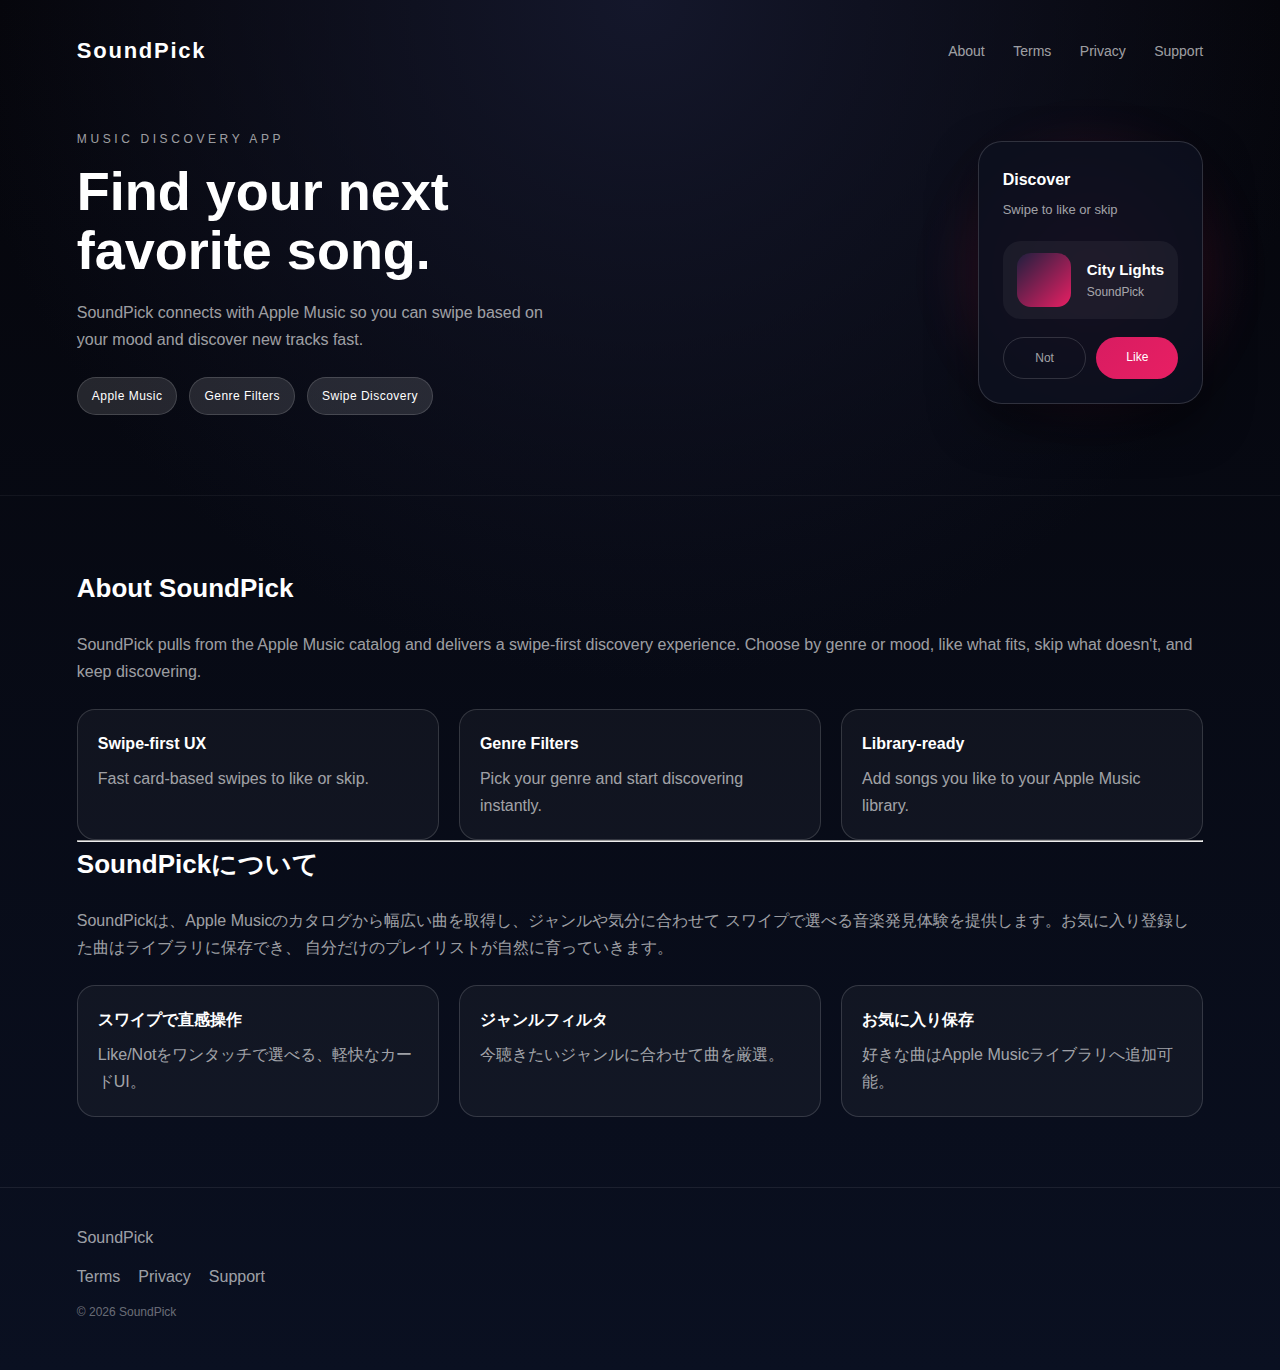
<file: index.html>
<!doctype html>
<html lang="en">
  <head>
    <meta charset="utf-8" />
    <meta name="viewport" content="width=device-width, initial-scale=1" />
    <title>SoundPick | Music Discovery</title>
    <meta
      name="description"
      content="SoundPick is a music discovery app that helps you find your next favorite song by swiping."
    />
    <link rel="stylesheet" href="styles.css" />
  </head>
  <body>
    <header class="hero" id="top">
      <nav class="nav">
        <div class="brand">SoundPick</div>
        <div class="links">
          <a href="#about">About</a>
          <a href="terms.html">Terms</a>
          <a href="privacy.html">Privacy</a>
          <a href="support.html">Support</a>
        </div>
      </nav>
      <div class="hero-content">
        <div class="hero-text">
          <p class="kicker">Music Discovery App</p>
          <h1>Find your next favorite song.</h1>
          <p class="lead">
            SoundPick connects with Apple Music so you can swipe based on your mood
            and discover new tracks fast.
          </p>
          <div class="cta-row">
            <span class="chip">Apple Music</span>
            <span class="chip">Genre Filters</span>
            <span class="chip">Swipe Discovery</span>
          </div>
        </div>
        <div class="hero-card">
          <div class="card-glow"></div>
          <div class="card-body">
            <div class="card-title">Discover</div>
            <div class="card-sub">Swipe to like or skip</div>
            <div class="card-track">
              <div class="track-art"></div>
              <div class="track-meta">
                <div class="track-title">City Lights</div>
                <div class="track-artist">SoundPick</div>
              </div>
            </div>
            <div class="card-actions">
              <span class="action">Not</span>
              <span class="action primary">Like</span>
            </div>
          </div>
        </div>
      </div>
    </header>

    <main>
      <section class="section" id="about">
        <h2>About SoundPick</h2>
        <p>
          SoundPick pulls from the Apple Music catalog and delivers a swipe-first
          discovery experience. Choose by genre or mood, like what fits, skip what
          doesn't, and keep discovering.
        </p>
        <div class="feature-grid">
          <div class="feature">
            <h3>Swipe-first UX</h3>
            <p>Fast card-based swipes to like or skip.</p>
          </div>
          <div class="feature">
            <h3>Genre Filters</h3>
            <p>Pick your genre and start discovering instantly.</p>
          </div>
          <div class="feature">
            <h3>Library-ready</h3>
            <p>Add songs you like to your Apple Music library.</p>
          </div>
        </div>
        <hr />
        <h2>SoundPickについて</h2>
        <p>
          SoundPickは、Apple Musicのカタログから幅広い曲を取得し、ジャンルや気分に合わせて
          スワイプで選べる音楽発見体験を提供します。お気に入り登録した曲はライブラリに保存でき、
          自分だけのプレイリストが自然に育っていきます。
        </p>
        <div class="feature-grid">
          <div class="feature">
            <h3>スワイプで直感操作</h3>
            <p>Like/Notをワンタッチで選べる、軽快なカードUI。</p>
          </div>
          <div class="feature">
            <h3>ジャンルフィルタ</h3>
            <p>今聴きたいジャンルに合わせて曲を厳選。</p>
          </div>
          <div class="feature">
            <h3>お気に入り保存</h3>
            <p>好きな曲はApple Musicライブラリへ追加可能。</p>
          </div>
        </div>
      </section>
    </main>

    <footer class="footer">
      <div>SoundPick</div>
      <div class="footer-links">
        <a href="terms.html">Terms</a>
        <a href="privacy.html">Privacy</a>
        <a href="support.html">Support</a>
      </div>
      <div class="meta">© 2026 SoundPick</div>
    </footer>
  </body>
</html>
</file>
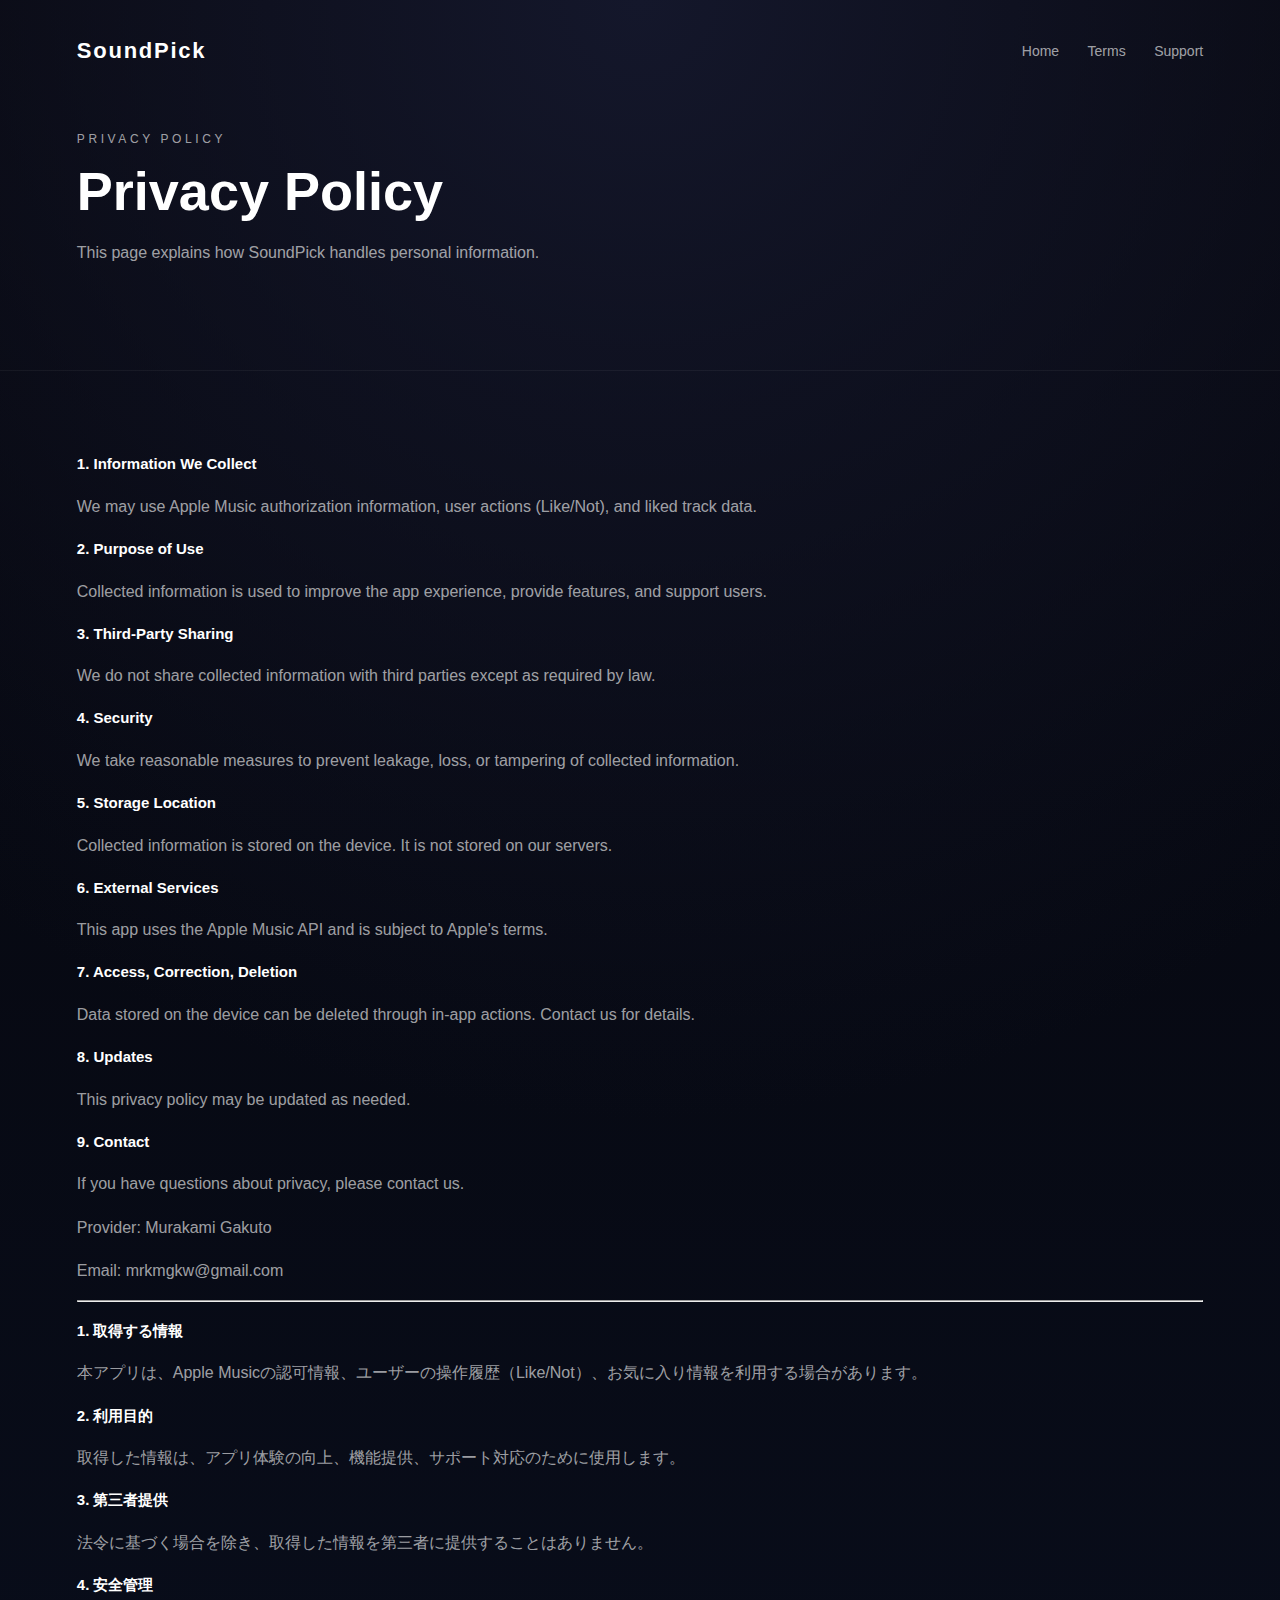
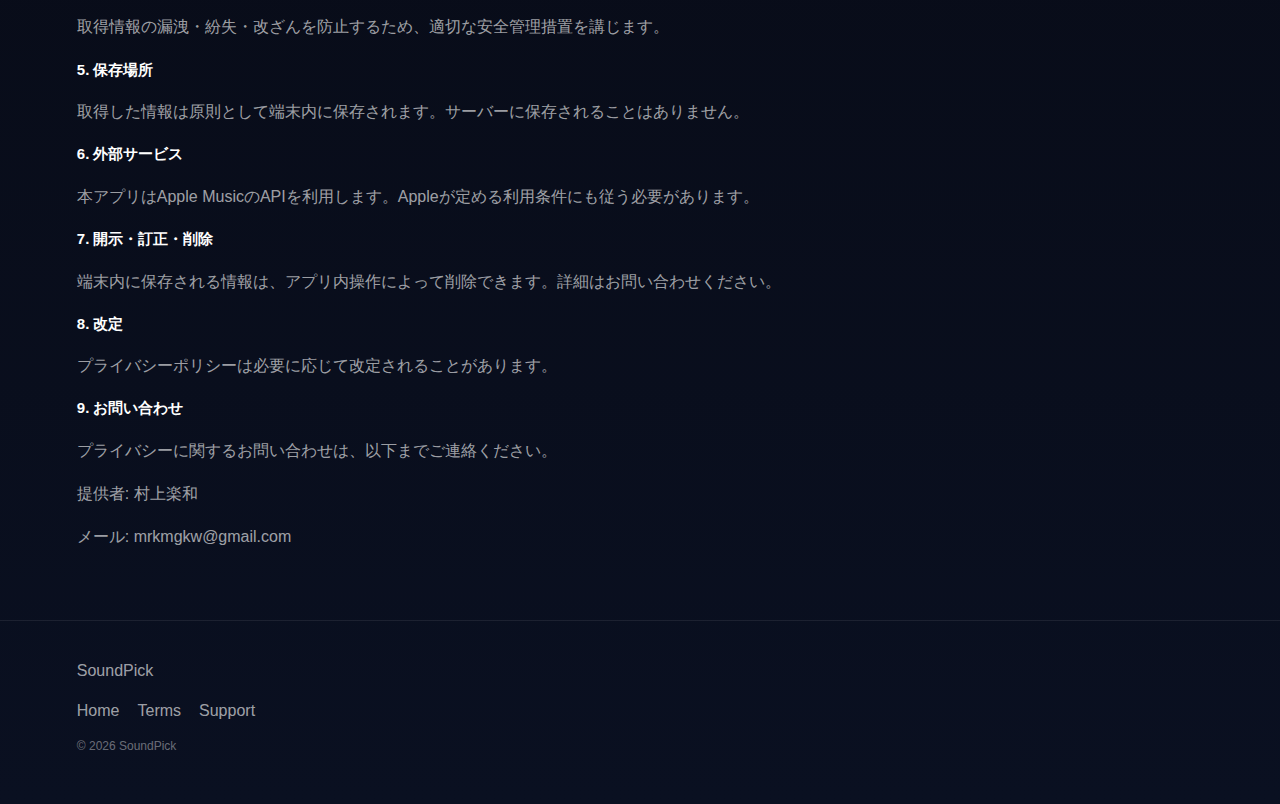
<file: privacy.html>
<!doctype html>
<html lang="en">
  <head>
    <meta charset="utf-8" />
    <meta name="viewport" content="width=device-width, initial-scale=1" />
    <title>SoundPick | Privacy Policy</title>
    <meta name="description" content="SoundPick privacy policy." />
    <link rel="stylesheet" href="styles.css" />
  </head>
  <body>
    <header class="hero" id="top">
      <nav class="nav">
        <div class="brand">SoundPick</div>
        <div class="links">
          <a href="index.html">Home</a>
          <a href="terms.html">Terms</a>
          <a href="support.html">Support</a>
        </div>
      </nav>
      <div class="hero-content">
        <div class="hero-text">
          <p class="kicker">Privacy Policy</p>
          <h1>Privacy Policy</h1>
          <p class="lead">
            This page explains how SoundPick handles personal information.
          </p>
        </div>
      </div>
    </header>

    <main>
      <section class="section">
        <div class="doc">
          <h3>1. Information We Collect</h3>
          <p>We may use Apple Music authorization information, user actions (Like/Not), and liked track data.</p>
          <h3>2. Purpose of Use</h3>
          <p>Collected information is used to improve the app experience, provide features, and support users.</p>
          <h3>3. Third-Party Sharing</h3>
          <p>We do not share collected information with third parties except as required by law.</p>
          <h3>4. Security</h3>
          <p>We take reasonable measures to prevent leakage, loss, or tampering of collected information.</p>
          <h3>5. Storage Location</h3>
          <p>Collected information is stored on the device. It is not stored on our servers.</p>
          <h3>6. External Services</h3>
          <p>This app uses the Apple Music API and is subject to Apple's terms.</p>
          <h3>7. Access, Correction, Deletion</h3>
          <p>Data stored on the device can be deleted through in-app actions. Contact us for details.</p>
          <h3>8. Updates</h3>
          <p>This privacy policy may be updated as needed.</p>
          <h3>9. Contact</h3>
          <p>If you have questions about privacy, please contact us.</p>
          <p>Provider: Murakami Gakuto</p>
          <p>Email: mrkmgkw@gmail.com</p>
          <hr />
          <h3>1. 取得する情報</h3>
          <p>本アプリは、Apple Musicの認可情報、ユーザーの操作履歴（Like/Not）、お気に入り情報を利用する場合があります。</p>
          <h3>2. 利用目的</h3>
          <p>取得した情報は、アプリ体験の向上、機能提供、サポート対応のために使用します。</p>
          <h3>3. 第三者提供</h3>
          <p>法令に基づく場合を除き、取得した情報を第三者に提供することはありません。</p>
          <h3>4. 安全管理</h3>
          <p>取得情報の漏洩・紛失・改ざんを防止するため、適切な安全管理措置を講じます。</p>
          <h3>5. 保存場所</h3>
          <p>取得した情報は原則として端末内に保存されます。サーバーに保存されることはありません。</p>
          <h3>6. 外部サービス</h3>
          <p>本アプリはApple MusicのAPIを利用します。Appleが定める利用条件にも従う必要があります。</p>
          <h3>7. 開示・訂正・削除</h3>
          <p>端末内に保存される情報は、アプリ内操作によって削除できます。詳細はお問い合わせください。</p>
          <h3>8. 改定</h3>
          <p>プライバシーポリシーは必要に応じて改定されることがあります。</p>
          <h3>9. お問い合わせ</h3>
          <p>プライバシーに関するお問い合わせは、以下までご連絡ください。</p>
          <p>提供者: 村上楽和</p>
          <p>メール: mrkmgkw@gmail.com</p>
        </div>
      </section>
    </main>

    <footer class="footer">
      <div>SoundPick</div>
      <div class="footer-links">
        <a href="index.html">Home</a>
        <a href="terms.html">Terms</a>
        <a href="support.html">Support</a>
      </div>
      <div class="meta">© 2026 SoundPick</div>
    </footer>
  </body>
</html>
</file>
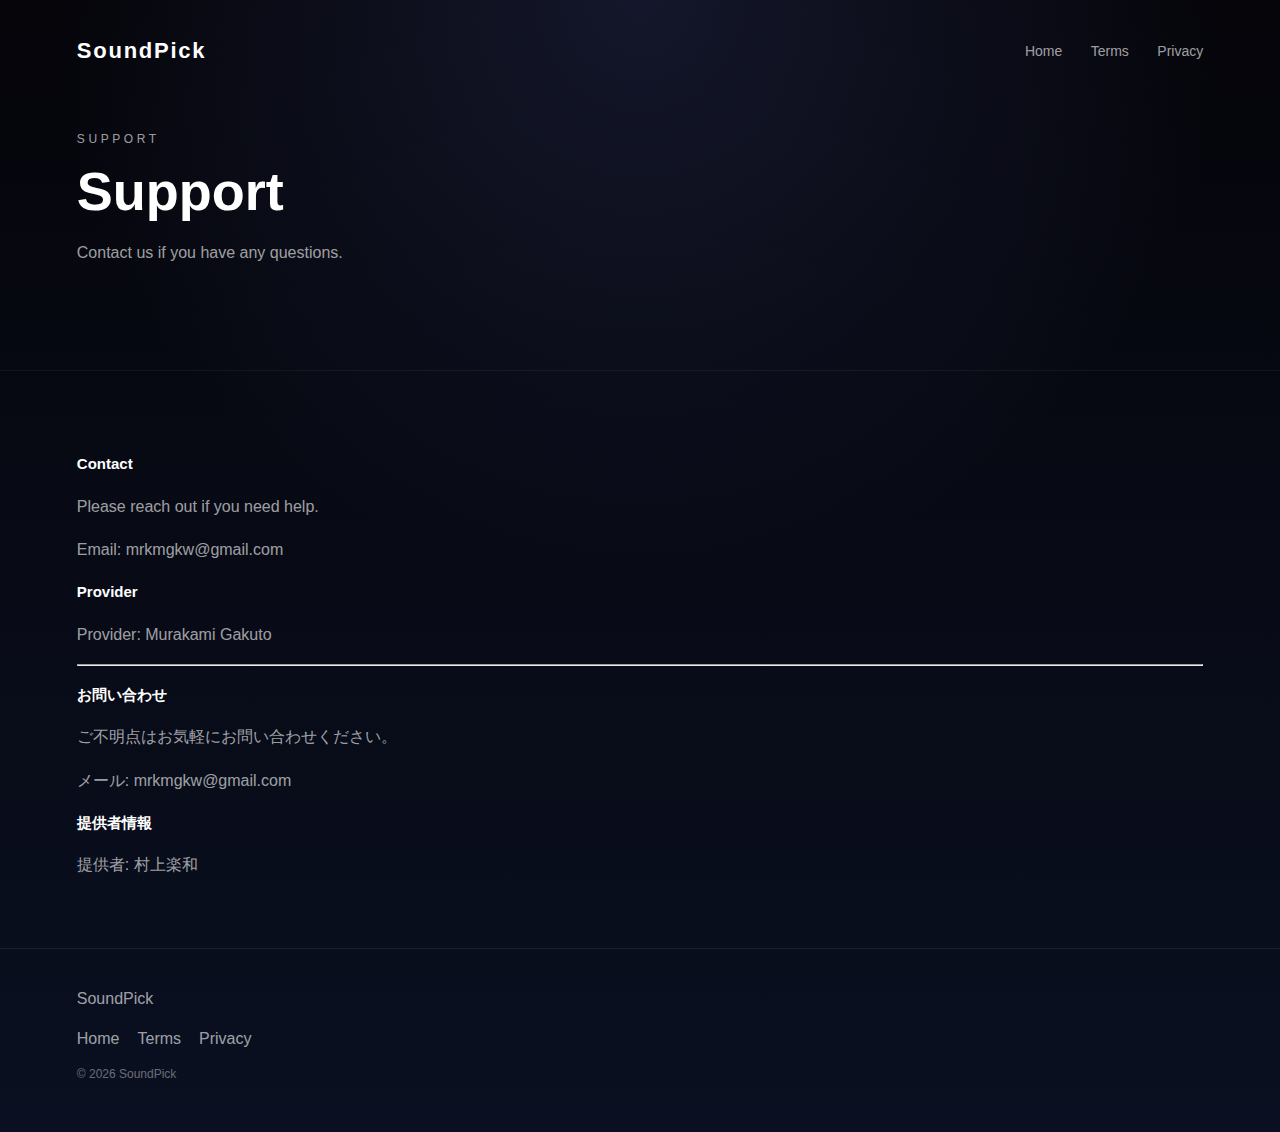
<file: support.html>
<!doctype html>
<html lang="en">
  <head>
    <meta charset="utf-8" />
    <meta name="viewport" content="width=device-width, initial-scale=1" />
    <title>SoundPick | Support</title>
    <meta name="description" content="SoundPick support information." />
    <link rel="stylesheet" href="styles.css" />
  </head>
  <body>
    <header class="hero" id="top">
      <nav class="nav">
        <div class="brand">SoundPick</div>
        <div class="links">
          <a href="index.html">Home</a>
          <a href="terms.html">Terms</a>
          <a href="privacy.html">Privacy</a>
        </div>
      </nav>
      <div class="hero-content">
        <div class="hero-text">
          <p class="kicker">Support</p>
          <h1>Support</h1>
          <p class="lead">Contact us if you have any questions.</p>
        </div>
      </div>
    </header>

    <main>
      <section class="section">
        <div class="doc">
          <h3>Contact</h3>
          <p>Please reach out if you need help.</p>
          <p>Email: <a href="mailto:mrkmgkw@gmail.com">mrkmgkw@gmail.com</a></p>
          <h3>Provider</h3>
          <p>Provider: Murakami Gakuto</p>
          <hr />
          <h3>お問い合わせ</h3>
          <p>ご不明点はお気軽にお問い合わせください。</p>
          <p>メール: <a href="mailto:mrkmgkw@gmail.com">mrkmgkw@gmail.com</a></p>
          <h3>提供者情報</h3>
          <p>提供者: 村上楽和</p>
        </div>
      </section>
    </main>

    <footer class="footer">
      <div>SoundPick</div>
      <div class="footer-links">
        <a href="index.html">Home</a>
        <a href="terms.html">Terms</a>
        <a href="privacy.html">Privacy</a>
      </div>
      <div class="meta">© 2026 SoundPick</div>
    </footer>
  </body>
</html>
</file>
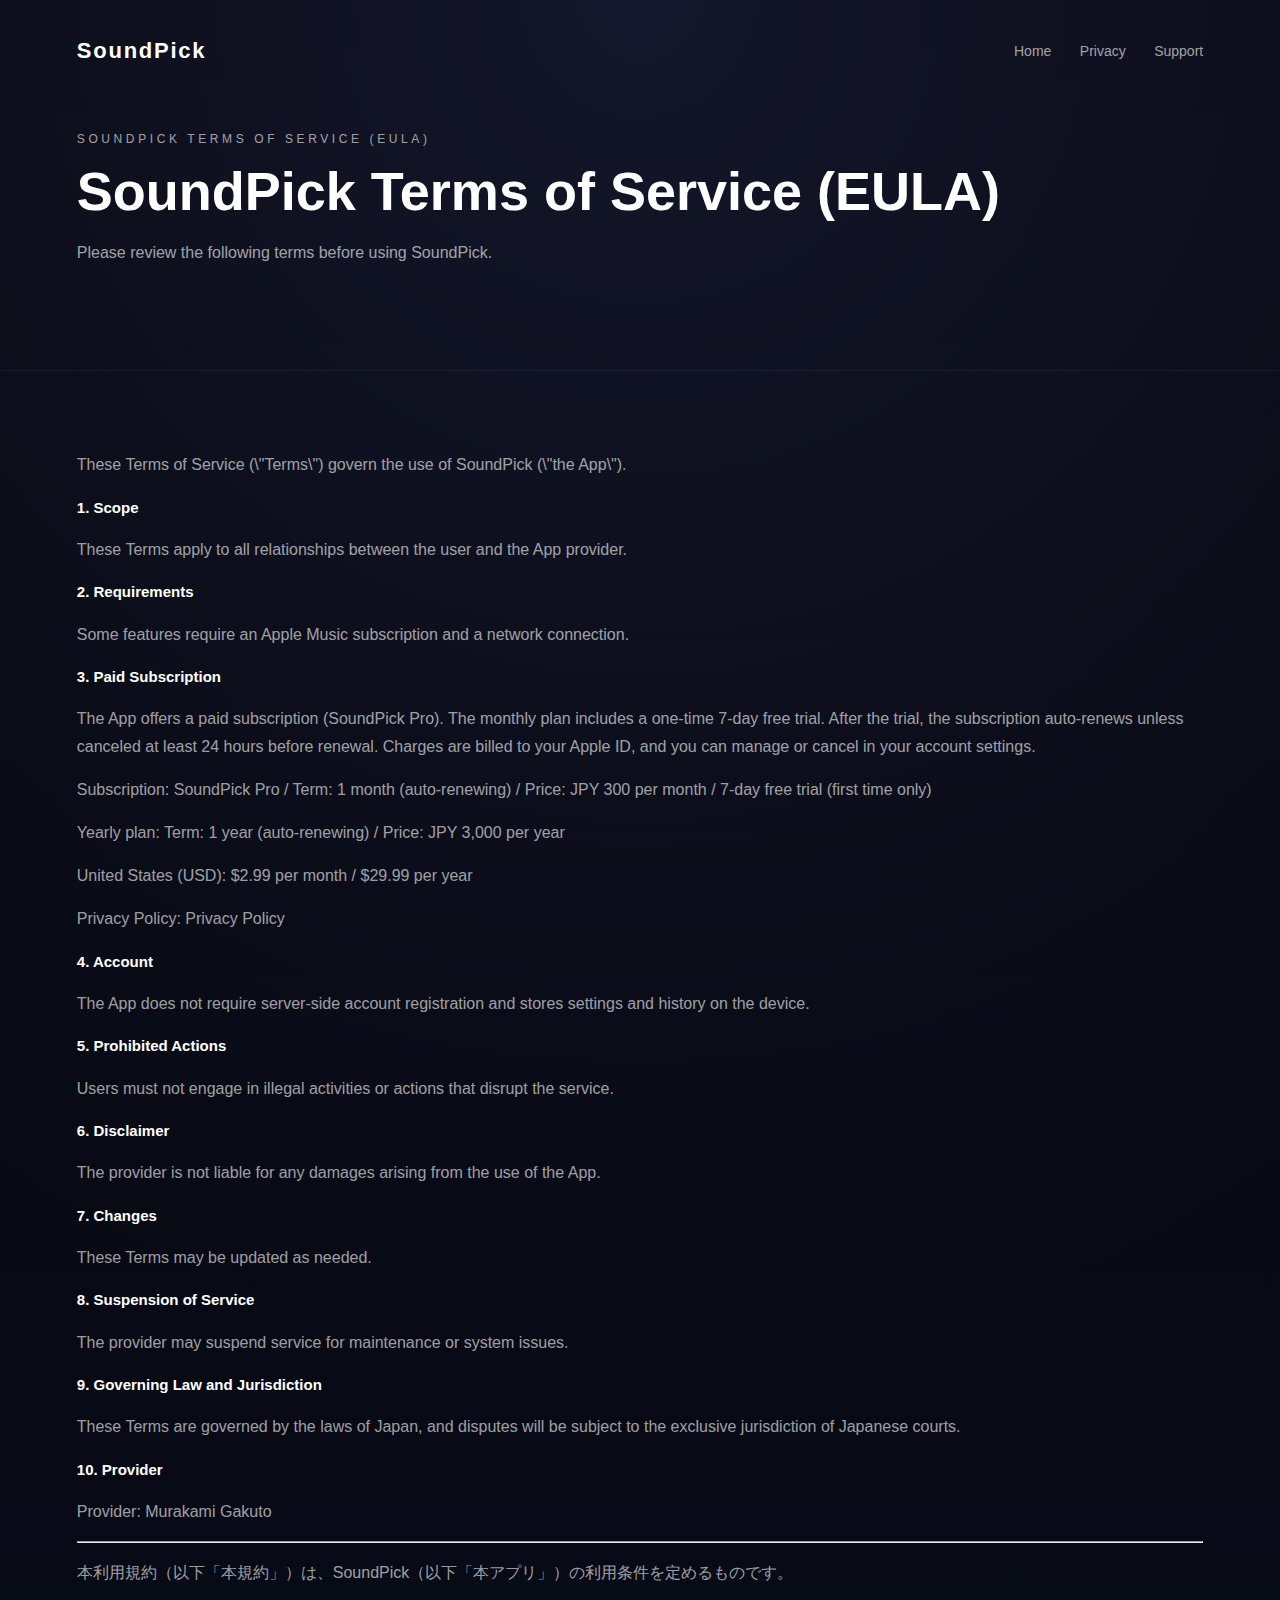
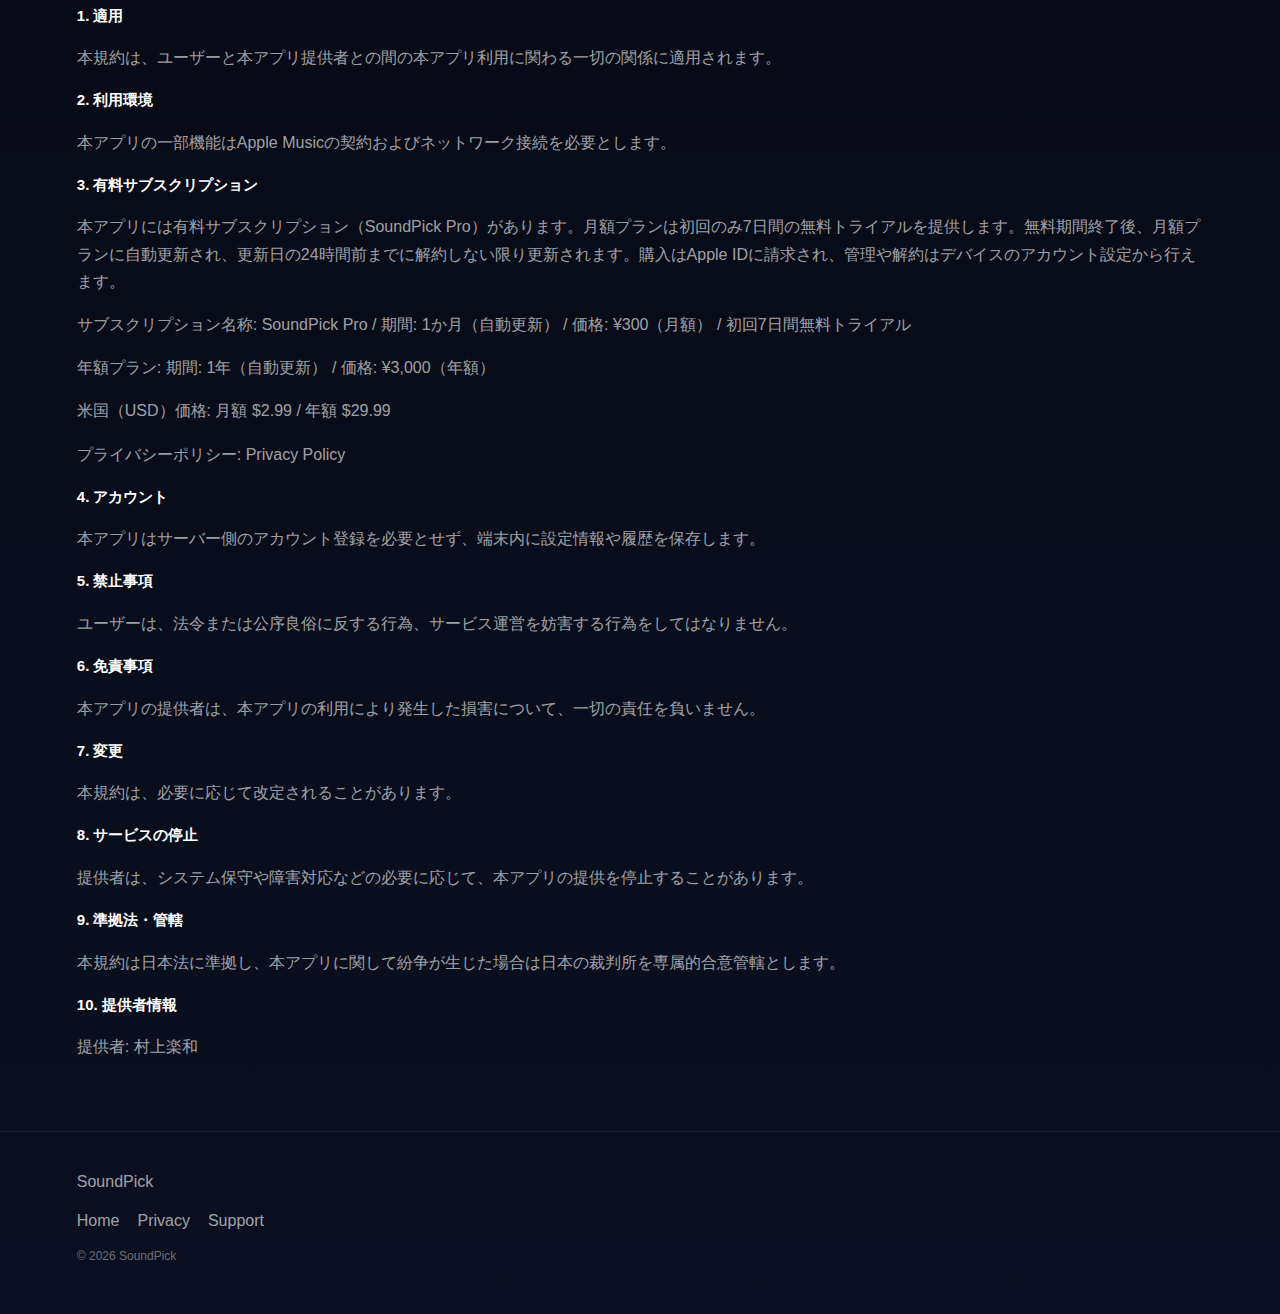
<file: terms.html>
<!doctype html>
<html lang="en">
  <head>
    <meta charset="utf-8" />
    <meta name="viewport" content="width=device-width, initial-scale=1" />
    <title>SoundPick | Terms of Service</title>
    <meta name="description" content="SoundPick terms of service." />
    <link rel="stylesheet" href="styles.css" />
  </head>
  <body>
    <header class="hero" id="top">
      <nav class="nav">
        <div class="brand">SoundPick</div>
        <div class="links">
          <a href="index.html">Home</a>
          <a href="privacy.html">Privacy</a>
          <a href="support.html">Support</a>
        </div>
      </nav>
      <div class="hero-content">
        <div class="hero-text">
          <p class="kicker">SoundPick Terms of Service (EULA)</p>
          <h1>SoundPick Terms of Service (EULA)</h1>
          <p class="lead">
            Please review the following terms before using SoundPick.
          </p>
        </div>
      </div>
    </header>

    <main>
      <section class="section">
        <div class="doc">
          <p>These Terms of Service (\"Terms\") govern the use of SoundPick (\"the App\").</p>
          <h3>1. Scope</h3>
          <p>These Terms apply to all relationships between the user and the App provider.</p>
          <h3>2. Requirements</h3>
          <p>Some features require an Apple Music subscription and a network connection.</p>
          <h3>3. Paid Subscription</h3>
          <p>The App offers a paid subscription (SoundPick Pro). The monthly plan includes a one-time 7-day free trial. After the trial, the subscription auto-renews unless canceled at least 24 hours before renewal. Charges are billed to your Apple ID, and you can manage or cancel in your account settings.</p>
          <p>Subscription: SoundPick Pro / Term: 1 month (auto-renewing) / Price: JPY 300 per month / 7-day free trial (first time only)</p>
          <p>Yearly plan: Term: 1 year (auto-renewing) / Price: JPY 3,000 per year</p>
          <p>United States (USD): $2.99 per month / $29.99 per year</p>
          <p>Privacy Policy: <a href="privacy.html">Privacy Policy</a></p>
          <h3>4. Account</h3>
          <p>The App does not require server-side account registration and stores settings and history on the device.</p>
          <h3>5. Prohibited Actions</h3>
          <p>Users must not engage in illegal activities or actions that disrupt the service.</p>
          <h3>6. Disclaimer</h3>
          <p>The provider is not liable for any damages arising from the use of the App.</p>
          <h3>7. Changes</h3>
          <p>These Terms may be updated as needed.</p>
          <h3>8. Suspension of Service</h3>
          <p>The provider may suspend service for maintenance or system issues.</p>
          <h3>9. Governing Law and Jurisdiction</h3>
          <p>These Terms are governed by the laws of Japan, and disputes will be subject to the exclusive jurisdiction of Japanese courts.</p>
          <h3>10. Provider</h3>
          <p>Provider: Murakami Gakuto</p>
          <hr />
          <p>本利用規約（以下「本規約」）は、SoundPick（以下「本アプリ」）の利用条件を定めるものです。</p>
          <h3>1. 適用</h3>
          <p>本規約は、ユーザーと本アプリ提供者との間の本アプリ利用に関わる一切の関係に適用されます。</p>
          <h3>2. 利用環境</h3>
          <p>本アプリの一部機能はApple Musicの契約およびネットワーク接続を必要とします。</p>
          <h3>3. 有料サブスクリプション</h3>
          <p>本アプリには有料サブスクリプション（SoundPick Pro）があります。月額プランは初回のみ7日間の無料トライアルを提供します。無料期間終了後、月額プランに自動更新され、更新日の24時間前までに解約しない限り更新されます。購入はApple IDに請求され、管理や解約はデバイスのアカウント設定から行えます。</p>
          <p>サブスクリプション名称: SoundPick Pro / 期間: 1か月（自動更新） / 価格: ¥300（月額） / 初回7日間無料トライアル</p>
          <p>年額プラン: 期間: 1年（自動更新） / 価格: ¥3,000（年額）</p>
          <p>米国（USD）価格: 月額 $2.99 / 年額 $29.99</p>
          <p>プライバシーポリシー: <a href="privacy.html">Privacy Policy</a></p>
          <h3>4. アカウント</h3>
          <p>本アプリはサーバー側のアカウント登録を必要とせず、端末内に設定情報や履歴を保存します。</p>
          <h3>5. 禁止事項</h3>
          <p>ユーザーは、法令または公序良俗に反する行為、サービス運営を妨害する行為をしてはなりません。</p>
          <h3>6. 免責事項</h3>
          <p>本アプリの提供者は、本アプリの利用により発生した損害について、一切の責任を負いません。</p>
          <h3>7. 変更</h3>
          <p>本規約は、必要に応じて改定されることがあります。</p>
          <h3>8. サービスの停止</h3>
          <p>提供者は、システム保守や障害対応などの必要に応じて、本アプリの提供を停止することがあります。</p>
          <h3>9. 準拠法・管轄</h3>
          <p>本規約は日本法に準拠し、本アプリに関して紛争が生じた場合は日本の裁判所を専属的合意管轄とします。</p>
          <h3>10. 提供者情報</h3>
          <p>提供者: 村上楽和</p>
        </div>
      </section>
    </main>

    <footer class="footer">
      <div>SoundPick</div>
      <div class="footer-links">
        <a href="index.html">Home</a>
        <a href="privacy.html">Privacy</a>
        <a href="support.html">Support</a>
      </div>
      <div class="meta">© 2026 SoundPick</div>
    </footer>
  </body>
</html>
</file>
<file: styles.css>
:root {
  --bg-top: #05050a;
  --bg-bottom: #0a1021;
  --accent: #e81f63;
  --accent-deep: #d81c61;
  --text: #ffffff;
  --muted: rgba(255, 255, 255, 0.62);
  --soft-fill: rgba(255, 255, 255, 0.12);
  --soft-border: rgba(255, 255, 255, 0.15);
  --card-shadow: rgba(0, 0, 0, 0.45);
}

* {
  box-sizing: border-box;
  margin: 0;
  padding: 0;
}

body {
  font-family: "Avenir Next", "Helvetica Neue", "Segoe UI", sans-serif;
  color: var(--text);
  background: radial-gradient(circle at top, #14172b 0%, transparent 45%),
    linear-gradient(180deg, var(--bg-top) 0%, var(--bg-bottom) 100%);
  line-height: 1.7;
}

a {
  color: inherit;
  text-decoration: none;
}

.hero {
  padding: 32px 6vw 80px;
}

.nav {
  display: flex;
  justify-content: space-between;
  align-items: center;
  margin-bottom: 60px;
}

.brand {
  font-size: 22px;
  font-weight: 700;
  letter-spacing: 0.08em;
}

.links a {
  margin-left: 24px;
  font-size: 14px;
  color: var(--muted);
  transition: color 0.2s ease;
}

.links a:hover {
  color: var(--text);
}

.hero-content {
  display: grid;
  grid-template-columns: repeat(auto-fit, minmax(260px, 1fr));
  gap: 48px;
  align-items: center;
}

.kicker {
  font-size: 12px;
  text-transform: uppercase;
  letter-spacing: 0.3em;
  color: var(--muted);
  margin-bottom: 12px;
}

.hero-text h1 {
  font-size: clamp(36px, 5vw, 54px);
  line-height: 1.1;
  margin-bottom: 18px;
}

.lead {
  max-width: 500px;
  color: var(--muted);
  margin-bottom: 24px;
}

.cta-row {
  display: flex;
  flex-wrap: wrap;
  gap: 12px;
}

.chip {
  border: 1px solid var(--soft-border);
  padding: 8px 14px;
  border-radius: 999px;
  font-size: 12px;
  letter-spacing: 0.04em;
  background: var(--soft-fill);
}

.hero-card {
  position: relative;
  max-width: 360px;
  margin-left: auto;
}

.card-glow {
  position: absolute;
  inset: -40px;
  background: radial-gradient(circle, rgba(232, 31, 99, 0.4) 0%, transparent 65%);
  filter: blur(20px);
  z-index: 0;
}

.card-body {
  position: relative;
  background: rgba(12, 16, 30, 0.9);
  border-radius: 24px;
  border: 1px solid var(--soft-border);
  padding: 24px;
  box-shadow: 0 20px 50px var(--card-shadow);
  z-index: 1;
}

.card-title {
  font-size: 16px;
  font-weight: 600;
  margin-bottom: 6px;
}

.card-sub {
  font-size: 13px;
  color: var(--muted);
  margin-bottom: 20px;
}

.card-track {
  display: flex;
  gap: 16px;
  align-items: center;
  background: rgba(255, 255, 255, 0.05);
  border-radius: 18px;
  padding: 12px 14px;
}

.track-art {
  width: 54px;
  height: 54px;
  border-radius: 14px;
  background: linear-gradient(135deg, #1f1f3f, #e81f63);
}

.track-title {
  font-size: 15px;
  font-weight: 600;
}

.track-artist {
  font-size: 12px;
  color: var(--muted);
}

.card-actions {
  display: flex;
  gap: 10px;
  margin-top: 18px;
}

.action {
  flex: 1;
  text-align: center;
  padding: 10px 0;
  border-radius: 999px;
  border: 1px solid var(--soft-border);
  font-size: 12px;
  color: var(--muted);
}

.action.primary {
  background: linear-gradient(135deg, var(--accent-deep), var(--accent));
  border: none;
  color: #fff;
}

.section {
  padding: 70px 6vw;
  border-top: 1px solid rgba(255, 255, 255, 0.05);
}

.section h2 {
  font-size: 26px;
  margin-bottom: 20px;
}

.section p {
  color: var(--muted);
}

.feature-grid {
  display: grid;
  grid-template-columns: repeat(auto-fit, minmax(220px, 1fr));
  gap: 20px;
  margin-top: 24px;
}

.feature {
  background: rgba(255, 255, 255, 0.04);
  border: 1px solid var(--soft-border);
  border-radius: 18px;
  padding: 20px;
}

.feature h3 {
  font-size: 16px;
  margin-bottom: 8px;
}

.doc {
  margin-top: 10px;
  display: grid;
  gap: 16px;
}

.doc h3 {
  font-size: 15px;
}

.footer {
  padding: 36px 6vw 48px;
  border-top: 1px solid rgba(255, 255, 255, 0.08);
  display: flex;
  flex-direction: column;
  gap: 12px;
  color: var(--muted);
}

.footer-links {
  display: flex;
  gap: 18px;
}

.meta {
  font-size: 12px;
  color: rgba(255, 255, 255, 0.4);
}

@media (max-width: 720px) {
  .nav {
    flex-direction: column;
    gap: 16px;
    align-items: flex-start;
  }

  .hero-card {
    margin-left: 0;
  }
}
</file>
